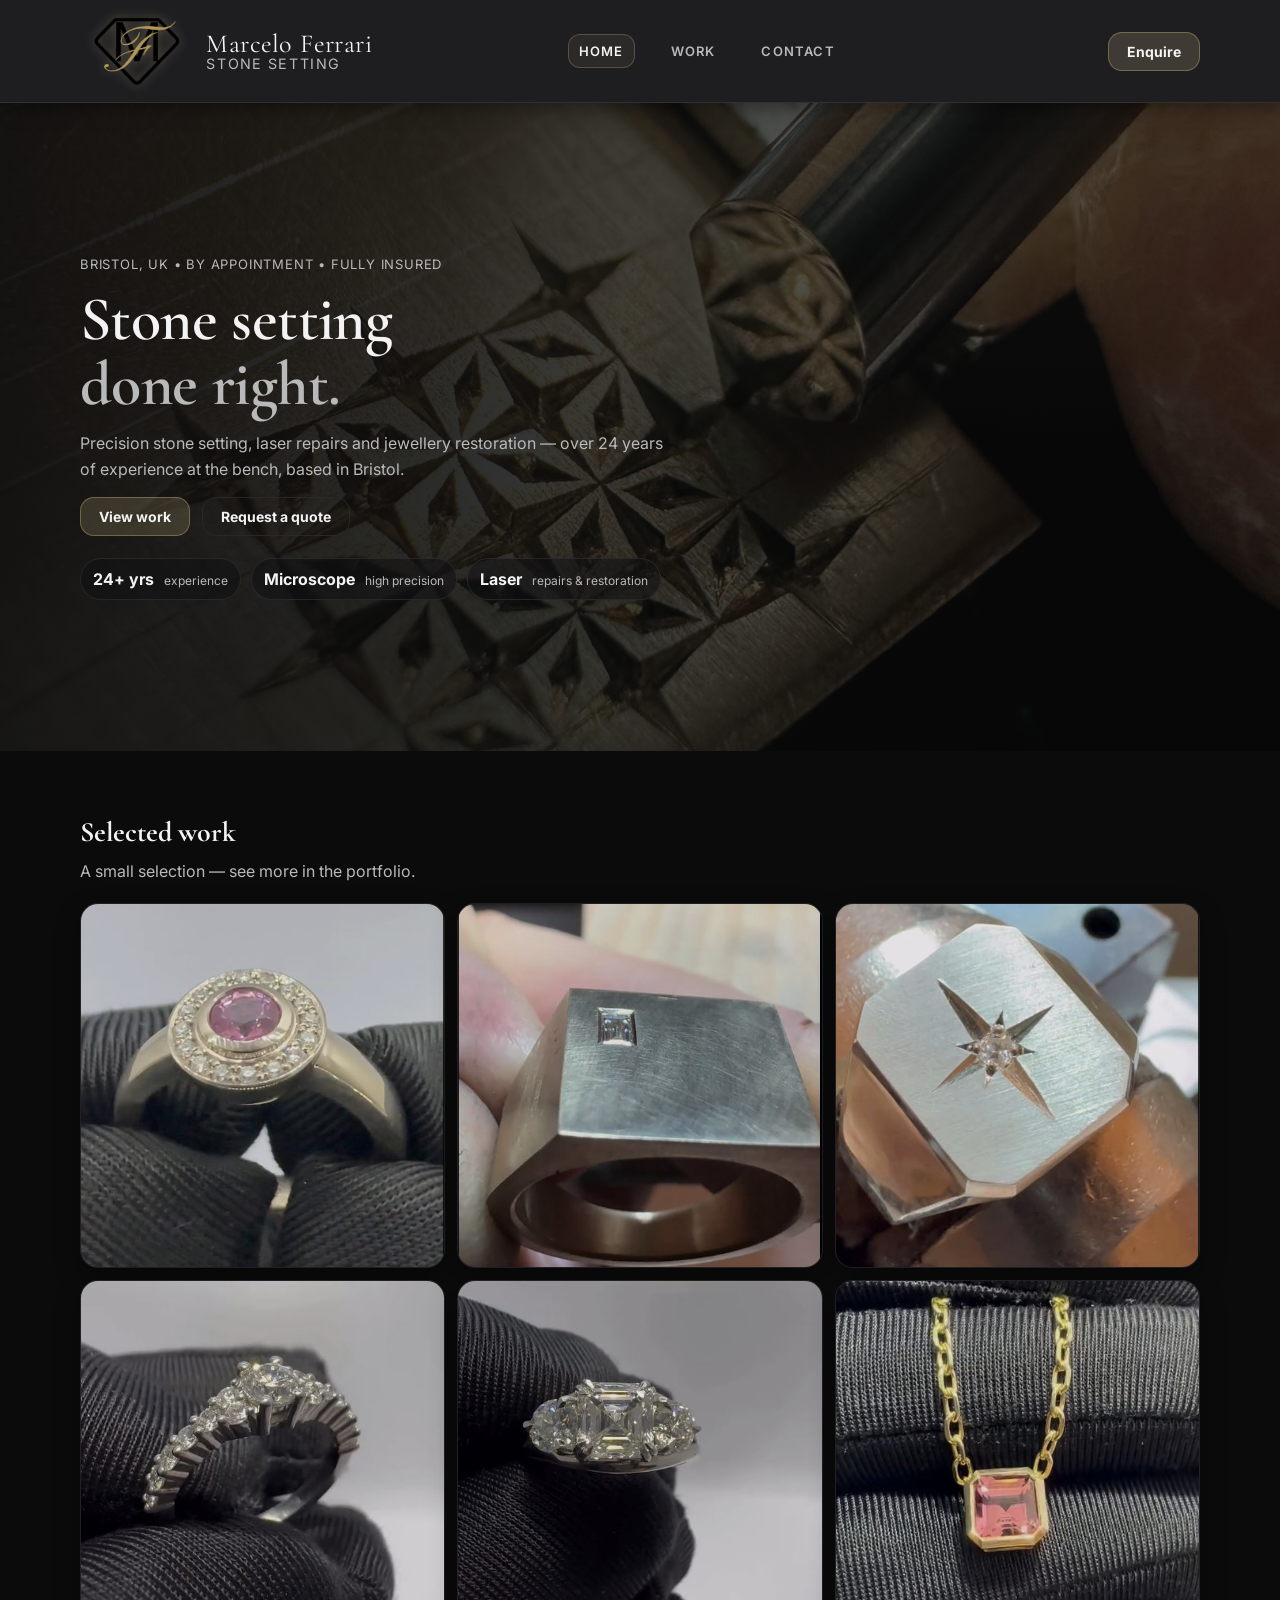
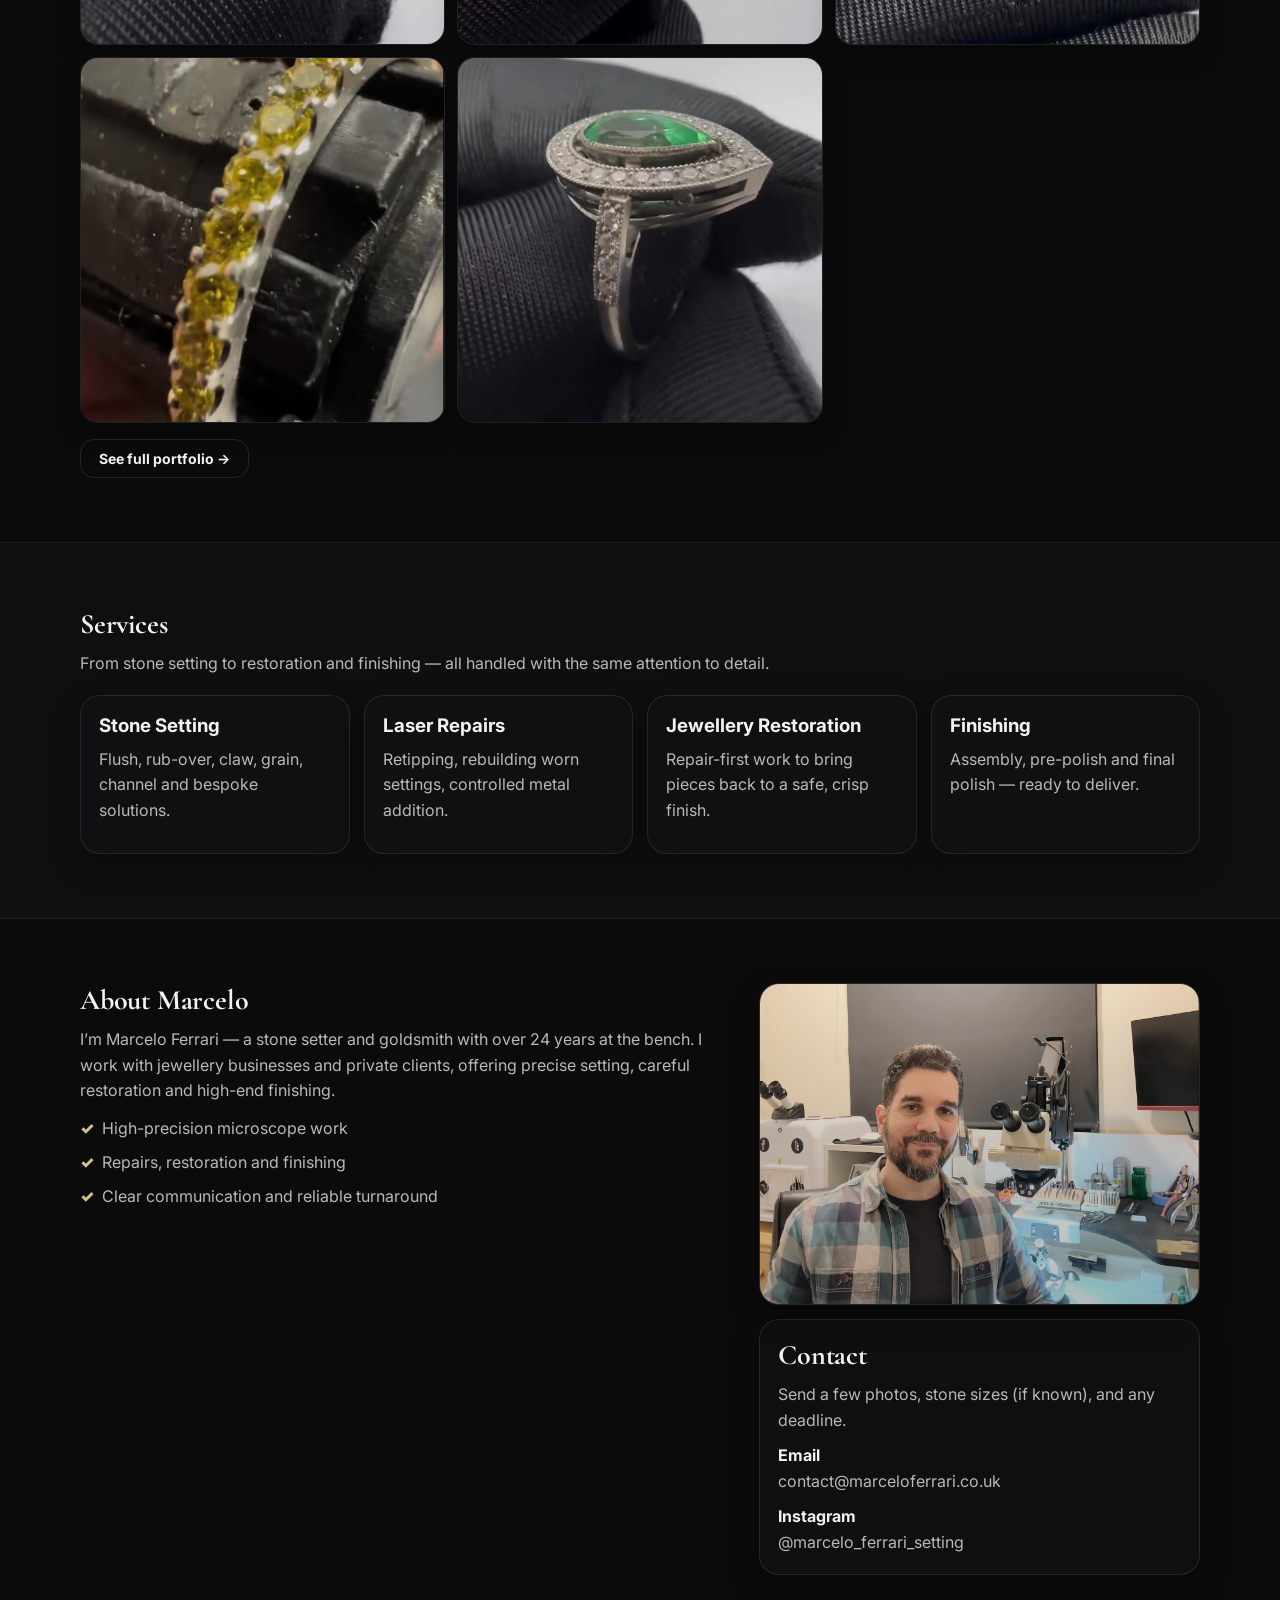
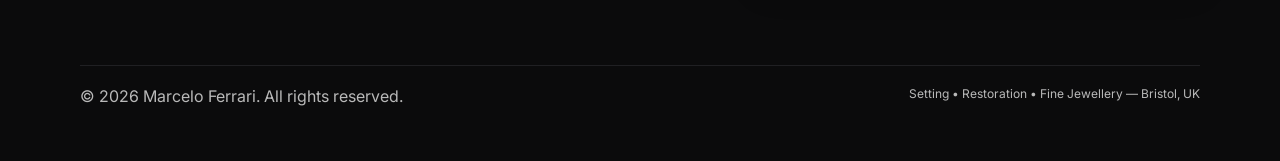
<file: index.html>
<!doctype html>
<html lang="en-GB">
<head>
  <meta charset="utf-8" />
  <meta name="viewport" content="width=device-width, initial-scale=1" />
  <title>Stone Setter & Jewellery Restoration in Bristol | Marcelo Ferrari</title>
  <meta name="description" content="Stone setter and jewellery restoration specialist in Bristol. Expert stone setting, laser jewellery repair and restoration services by Marcelo Ferrari." />
  <link rel="preconnect" href="https://fonts.googleapis.com">
  <link rel="preconnect" href="https://fonts.gstatic.com" crossorigin>
  <link href="https://fonts.googleapis.com/css2?family=Cormorant+Garamond:wght@400;500;600&family=Inter:wght@300;400;500;600&display=swap" rel="stylesheet">
  <link rel="stylesheet" href="css/styles.css" />
</head>

<body>
  <header class="site-header">
    <div class="container header-inner">
      <a href="index.html" class="brand">
        <img src="img/logo.png" class="logo" alt="Marcelo Ferrari">
        <div class="brand-text">
          <span class="brand-name">Marcelo Ferrari</span>
          <span class="brand-sub">Stone Setting</span>
        </div>
      </a>

      <nav class="nav" id="siteNav" aria-label="Primary">
        <a class="active" href="index.html">Home</a>
        <a href="portfolio.html">Work</a>
        <a href="contact.html">Contact</a>
      </nav>

      <div class="header-actions">
        <button class="btn btn-ghost menu-btn" id="menuBtn" type="button" aria-label="Open menu" aria-expanded="false">
          <span class="burger"><span></span></span>
          Menu
        </button>
        <a class="btn btn-primary" href="contact.html">Enquire</a>
      </div>
    </div>
  </header>

  <main>
    <section class="hero">
      <div class="container">
        <div class="hero-inner">
          <p class="eyebrow">Bristol, UK • By appointment • Fully insured</p>

          <h1>Stone setting<br><span style="color:var(--muted); font-weight:650;">done right.</span></h1>

          <p class="hero-lead">
            Precision stone setting, laser repairs and jewellery restoration —
            over 24 years of experience at the bench, based in Bristol.
          </p>

          <div class="hero-actions">
            <a class="btn btn-primary" href="portfolio.html">View work</a>
            <a class="btn btn-ghost" href="contact.html">Request a quote</a>
          </div>

          <div class="hero-meta">
            <div class="meta-chip"><strong>24+ yrs</strong><span>experience</span></div>
            <div class="meta-chip"><strong>Microscope</strong><span>high precision</span></div>
            <div class="meta-chip"><strong>Laser</strong><span>repairs & restoration</span></div>
          </div>
        </div>
      </div>
    </section>

    <section class="section">
      <div class="container">
        <div class="section-head">
          <h2>Selected work</h2>
          <p>A small selection — see more in the portfolio.</p>
        </div>

        <div class="work-grid">
          <a class="work-card" href="portfolio.html" aria-label="View portfolio">
            <div class="work-img"><img src="img/work-01a.jpg" alt="Work image 1" loading="lazy"></div>
          </a>
          <a class="work-card" href="portfolio.html" aria-label="View portfolio">
            <div class="work-img"><img src="img/work-02a.jpg" alt="Work image 2" loading="lazy"></div>
          </a>
          <a class="work-card" href="portfolio.html" aria-label="View portfolio">
            <div class="work-img"><img src="img/work-03a.jpg" alt="Work image 3" loading="lazy"></div>
          </a>
          <a class="work-card" href="portfolio.html" aria-label="View portfolio">
            <div class="work-img"><img src="img/work-04a.jpg" alt="Work image 4" loading="lazy"></div>
          </a>
          <a class="work-card" href="portfolio.html" aria-label="View portfolio">
            <div class="work-img"><img src="img/work-05a.jpg" alt="Work image 5" loading="lazy"></div>
          </a>
          <a class="work-card" href="portfolio.html" aria-label="View portfolio">
            <div class="work-img"><img src="img/work-06a.jpg" alt="Work image 6" loading="lazy"></div>
          </a>
          <a class="work-card" href="portfolio.html" aria-label="View portfolio">
            <div class="work-img"><img src="img/work-07a.jpg" alt="Work image 7" loading="lazy"></div>
          </a>
          <a class="work-card" href="portfolio.html" aria-label="View portfolio">
            <div class="work-img"><img src="img/work-08a.jpg" alt="Work image 8" loading="lazy"></div>
          </a>
        </div>

        <div style="margin-top:16px;">
          <a class="btn btn-ghost" href="portfolio.html">See full portfolio →</a>
        </div>
      </div>
    </section>

    <section class="section section-alt">
      <div class="container">
        <div class="section-head">
          <h2>Services</h2>
          <p>From stone setting to restoration and finishing — all handled with the same attention to detail.</p>
        </div>

        <div class="grid">
          <div class="card">
            <h3 style="margin:0 0 10px;">Stone Setting</h3>
            <p>Flush, rub-over, claw, grain, channel and bespoke solutions.</p>
          </div>
          <div class="card">
            <h3 style="margin:0 0 10px;">Laser Repairs</h3>
            <p>Retipping, rebuilding worn settings, controlled metal addition.</p>
          </div>
          <div class="card">
            <h3 style="margin:0 0 10px;">Jewellery Restoration</h3>
            <p>Repair-first work to bring pieces back to a safe, crisp finish.</p>
          </div>
          <div class="card">
            <h3 style="margin:0 0 10px;">Finishing</h3>
            <p>Assembly, pre-polish and final polish — ready to deliver.</p>
          </div>
        </div>
      </div>
    </section>

    <section class="section">
      <div class="container two-col">
        <div>
          <h2>About Marcelo</h2>
          <p>
            I’m Marcelo Ferrari — a stone setter and goldsmith with over 24 years at the bench.
            I work with jewellery businesses and private clients, offering precise setting, careful restoration and high-end finishing.
          </p>

          <ul class="ticks">
            <li>High-precision microscope work</li>
            <li>Repairs, restoration and finishing</li>
            <li>Clear communication and reliable turnaround</li>
          </ul>
        </div>

        <div>
          <div class="card about-photo">
            <img src="img/marcelo.jpg" alt="Marcelo Ferrari at the bench">
          </div>

          <div class="card" style="margin-top:14px;">
            <h2 style="margin-top:0;">Contact</h2>
            <p style="margin-bottom:10px;">Send a few photos, stone sizes (if known), and any deadline.</p>
            <p style="margin:0 0 10px;"><strong style="color:#f3f3f3;">Email</strong><br>
              <a href="mailto:contact@marceloferrari.co.uk">contact@marceloferrari.co.uk</a>
            </p>
            <p style="margin:0;"><strong style="color:#f3f3f3;">Instagram</strong><br>
              <a href="https://instagram.com/marcelo_ferrari_setting" target="_blank" rel="noreferrer">@marcelo_ferrari_setting</a>
            </p>
          </div>
        </div>
      </div>
    </section>
  </main>

  <footer class="site-footer">
    <div class="container footer-inner">
      <p>© <span id="year"></span> Marcelo Ferrari. All rights reserved.</p>
      <p class="small">Setting • Restoration • Fine Jewellery — Bristol, UK</p>
    </div>
  </footer>

  <script>
    document.getElementById("year").textContent = new Date().getFullYear();
  </script>

  <script>
    const menuBtn = document.getElementById("menuBtn");
    const nav = document.getElementById("siteNav");
    if(menuBtn && nav){
      menuBtn.addEventListener("click", ()=>{
        const open = nav.classList.toggle("open");
        menuBtn.setAttribute("aria-expanded", open ? "true" : "false");
      });

      document.addEventListener("click", (e)=>{
        if(!nav.classList.contains("open")) return;
        const clickedInside = nav.contains(e.target) || menuBtn.contains(e.target);
        if(!clickedInside){
          nav.classList.remove("open");
          menuBtn.setAttribute("aria-expanded","false");
        }
      });
    }
  </script>

  <script>
    const revealEls = document.querySelectorAll(".section, .hero, .site-footer");
    revealEls.forEach(el => el.classList.add("reveal"));

    const io = new IntersectionObserver((entries)=>{
      entries.forEach(entry=>{
        if(entry.isIntersecting){
          entry.target.classList.add("in-view");
          io.unobserve(entry.target);
        }
      });
    }, { threshold: 0.12 });

    revealEls.forEach(el => io.observe(el));
  </script>

  <button class="back-to-top" aria-label="Back to top">↑</button>

  <script>
    const btn = document.querySelector('.back-to-top');
    const toggleBtn = () => btn.classList.toggle('show', window.scrollY > 500);
    window.addEventListener('scroll', toggleBtn);
    toggleBtn();

    btn.addEventListener('click', () => window.scrollTo({ top: 0, behavior: 'smooth' }));
  </script>
</body>
</html>
</file>
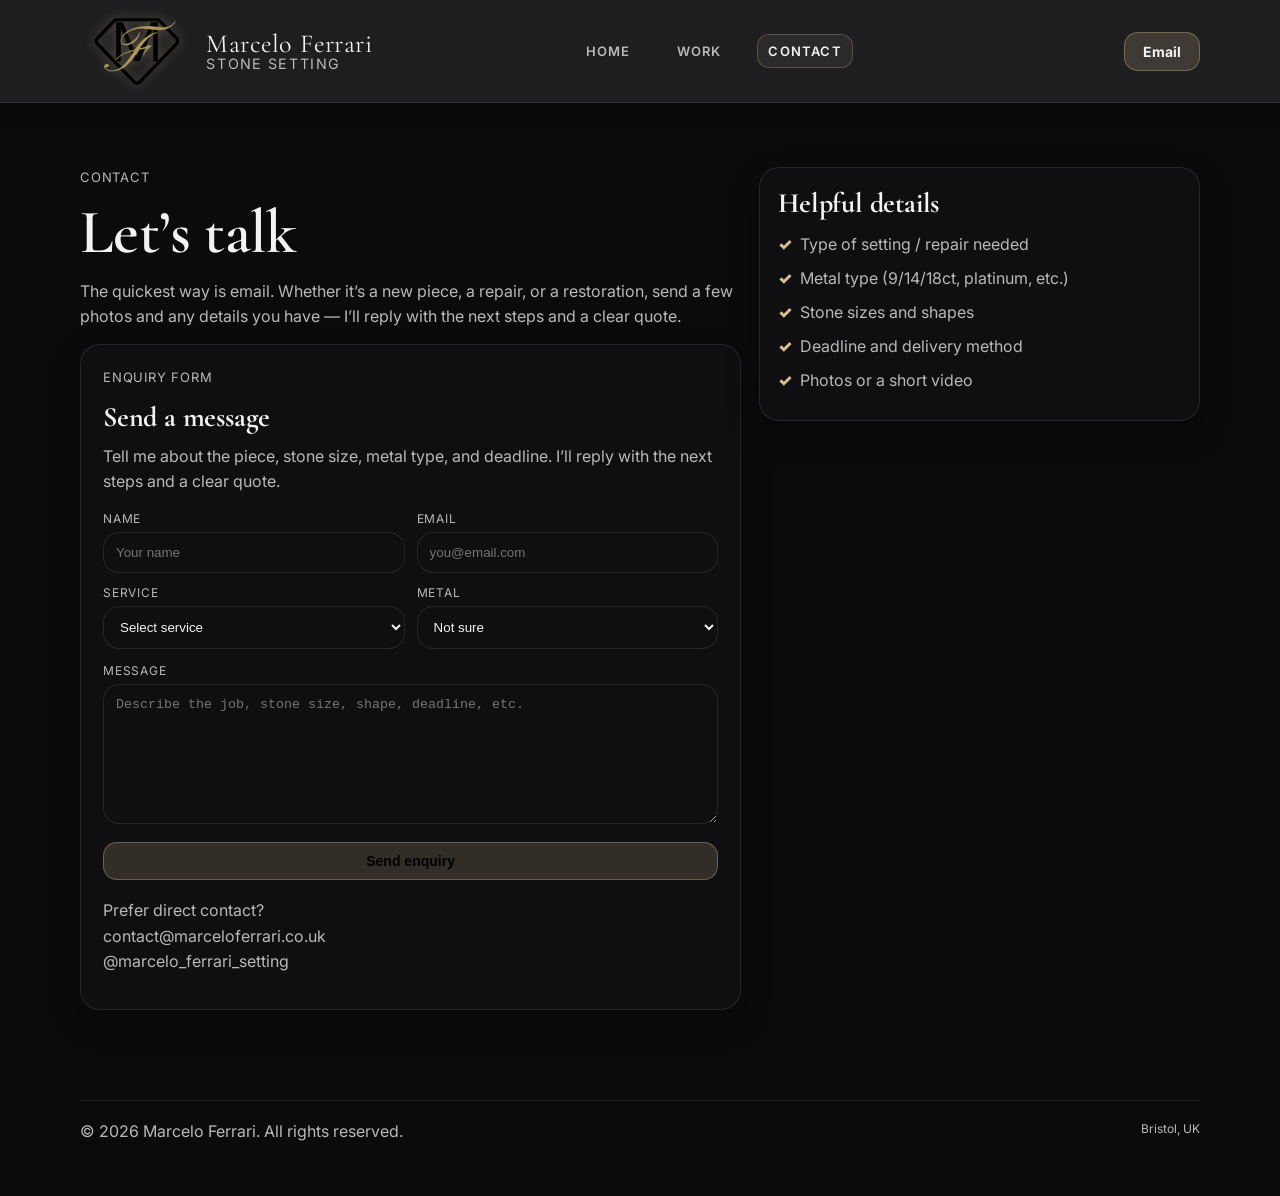
<file: contact.html>
<!doctype html>
<html lang="en-GB">
<head>
  <meta charset="utf-8" />
  <meta name="viewport" content="width=device-width, initial-scale=1" />
  <title>Contact | Marcelo Ferrari</title>
  <meta name="description" content="Contact Marcelo Ferrari for stone setting, laser repairs, restoration and finishing." />
  <link rel="preconnect" href="https://fonts.googleapis.com">
  <link rel="preconnect" href="https://fonts.gstatic.com" crossorigin>
  <link href="https://fonts.googleapis.com/css2?family=Cormorant+Garamond:wght@400;500;600&family=Inter:wght@300;400;500;600&display=swap" rel="stylesheet">
  <link rel="stylesheet" href="css/styles.css" />
</head>

<body>
  <header class="site-header">
    <div class="container header-inner">
      <a href="index.html" class="brand">
        <img src="img/logo.png" class="logo" alt="Marcelo Ferrari">
        <div class="brand-text">
          <span class="brand-name">Marcelo Ferrari</span>
          <span class="brand-sub">Stone Setting</span>
        </div>
      </a>

      <nav class="nav" id="siteNav" aria-label="Primary">
        <a href="index.html">Home</a>
        <a href="portfolio.html">Work</a>
        <a class="active" href="contact.html">Contact</a>
      </nav>

      <div class="header-actions">
        <button class="btn btn-ghost menu-btn" id="menuBtn" type="button" aria-label="Open menu" aria-expanded="false">
          <span class="burger"><span></span></span>
          Menu
        </button>
        <a class="btn btn-primary" href="mailto:contact@marceloferrari.co.uk">Email</a>
      </div>
    </div>
  </header>

  <main>
    <section class="section">
      <div class="container two-col">
        <div>
          <p class="eyebrow">Contact</p>
          <h1>Let’s talk</h1>
          <p>
            The quickest way is email. Whether it’s a new piece, a repair, or a restoration, send a few photos and any details you have —
            I’ll reply with the next steps and a clear quote.
          </p>

          <div class="card contact-card" style="margin-top:14px;">
            <p class="eyebrow">Enquiry form</p>
            <h2 style="margin:0 0 10px;">Send a message</h2>
            <p style="margin-bottom:16px;">
              Tell me about the piece, stone size, metal type, and deadline.
              I’ll reply with the next steps and a clear quote.
            </p>

            <form action="https://formspree.io/f/xpqyader" method="POST" class="contact-form">
              <input type="hidden" name="_subject" value="New enquiry from marceloferrari.co.uk">

              <div class="form-grid">
                <label class="field">
                  <span class="field-label">Name</span>
                  <input type="text" name="name" required placeholder="Your name">
                </label>

                <label class="field">
                  <span class="field-label">Email</span>
                  <input type="email" name="email" required placeholder="you@email.com">
                </label>

                <label class="field">
                  <span class="field-label">Service</span>
                  <select name="service">
                    <option selected disabled>Select service</option>
                    <option>Stone setting</option>
                    <option>Jewellery repair</option>
                    <option>Laser work</option>
                    <option>Polishing / finishing</option>
                    <option>Other</option>
                  </select>
                </label>

                <label class="field">
                  <span class="field-label">Metal</span>
                  <select name="metal">
                    <option selected>Not sure</option>
                    <option>9ct gold</option>
                    <option>14ct gold</option>
                    <option>18ct gold</option>
                    <option>Platinum</option>
                    <option>Silver</option>
                  </select>
                </label>
              </div>

              <label class="field">
                <span class="field-label">Message</span>
                <textarea name="message" rows="6" required placeholder="Describe the job, stone size, shape, deadline, etc."></textarea>
              </label>

              <button class="btn btn-primary" type="submit">
                Send enquiry
              </button>
            </form>

            <p style="margin-top:18px;">
              Prefer direct contact?<br>
              <a href="mailto:contact@marceloferrari.co.uk">contact@marceloferrari.co.uk</a><br>
              <a href="https://instagram.com/marcelo_ferrari_setting" target="_blank" rel="noreferrer">
                @marcelo_ferrari_setting
              </a>
            </p>
          </div>
        </div>

        <div class="card">
          <h2 style="margin-top:0;">Helpful details</h2>
          <ul class="ticks">
            <li>Type of setting / repair needed</li>
            <li>Metal type (9/14/18ct, platinum, etc.)</li>
            <li>Stone sizes and shapes</li>
            <li>Deadline and delivery method</li>
            <li>Photos or a short video</li>
          </ul>
        </div>
      </div>
    </section>
  </main>

  <footer class="site-footer">
    <div class="container footer-inner">
      <p>© <span id="year"></span> Marcelo Ferrari. All rights reserved.</p>
      <p class="small">Bristol, UK</p>
    </div>
  </footer>

  <script>
    document.getElementById("year").textContent = new Date().getFullYear();
  </script>

  <script>
    const menuBtn = document.getElementById("menuBtn");
    const nav = document.getElementById("siteNav");
    if(menuBtn && nav){
      menuBtn.addEventListener("click", ()=>{
        const open = nav.classList.toggle("open");
        menuBtn.setAttribute("aria-expanded", open ? "true" : "false");
      });

      document.addEventListener("click", (e)=>{
        if(!nav.classList.contains("open")) return;
        const clickedInside = nav.contains(e.target) || menuBtn.contains(e.target);
        if(!clickedInside){
          nav.classList.remove("open");
          menuBtn.setAttribute("aria-expanded","false");
        }
      });
    }
  </script>

  <script>
    const revealEls = document.querySelectorAll(".section, .hero, .site-footer");
    revealEls.forEach(el => el.classList.add("reveal"));

    const io = new IntersectionObserver((entries)=>{
      entries.forEach(entry=>{
        if(entry.isIntersecting){
          entry.target.classList.add("in-view");
          io.unobserve(entry.target);
        }
      });
    }, { threshold: 0.12 });

    revealEls.forEach(el => io.observe(el));
  </script>

  <button class="back-to-top" aria-label="Back to top">↑</button>

  <script>
    const btn = document.querySelector('.back-to-top');
    const toggleBtn = () => btn.classList.toggle('show', window.scrollY > 500);
    window.addEventListener('scroll', toggleBtn);
    toggleBtn();

    btn.addEventListener('click', () => window.scrollTo({ top: 0, behavior: 'smooth' }));
  </script>

  <script>
    const copyBtn = document.getElementById("copyEmail");

    if(copyBtn){
      const email = document.getElementById("emailText").textContent;

      copyBtn.addEventListener("click", async () => {
        try{
          await navigator.clipboard.writeText(email);
          copyBtn.textContent = "Copied ✓";

          setTimeout(() => {
            copyBtn.textContent = "Copy";
          }, 1200);

        } catch(e){
          alert("Copy failed. Please copy manually.");
        }
      });
    }
  </script>
</body>
</html>
</file>
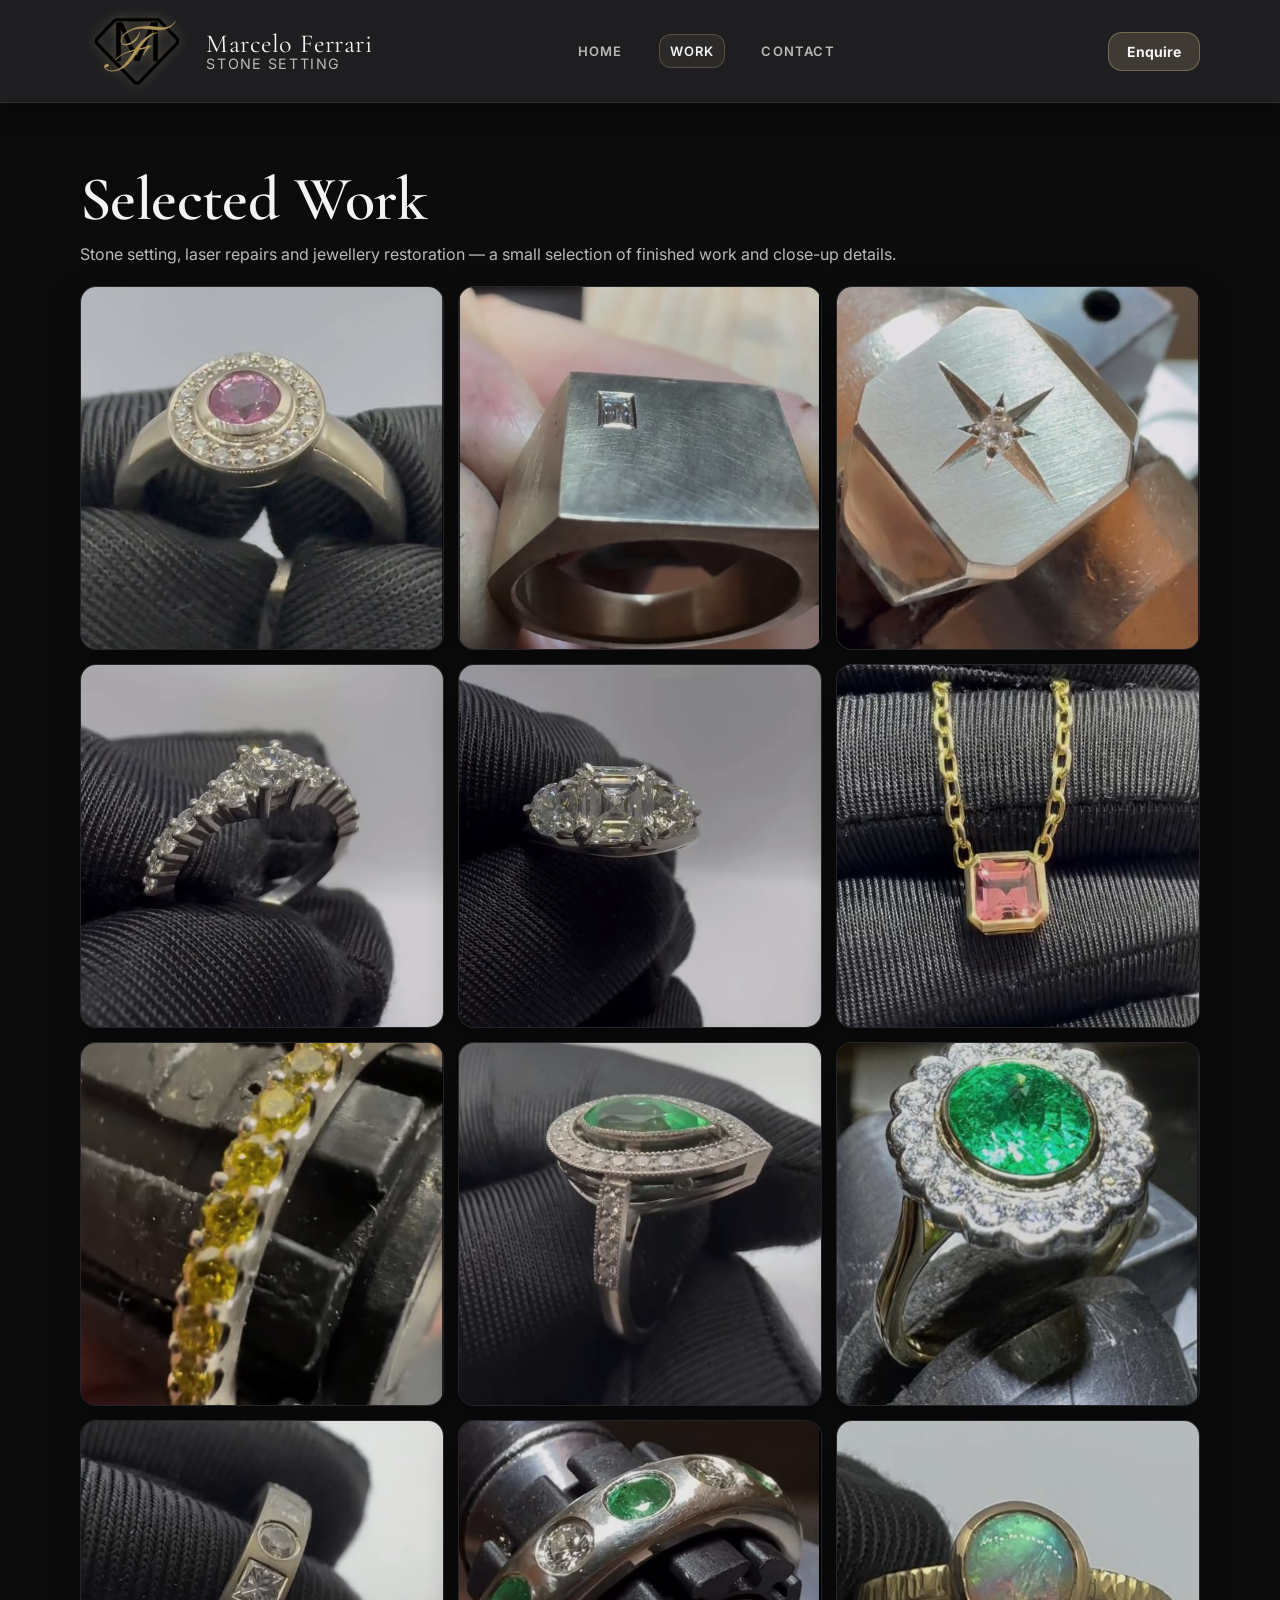
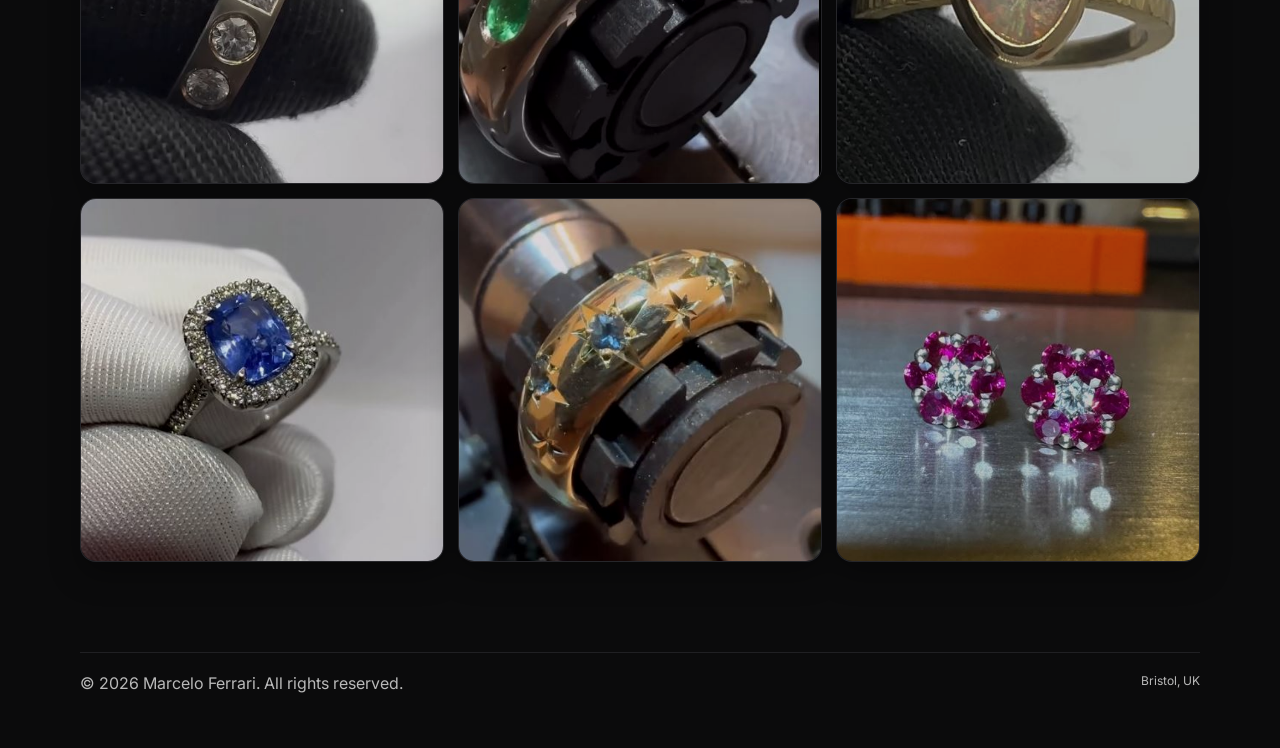
<file: portfolio.html>
<!doctype html>
<html lang="en-GB">
<head>
  <meta charset="utf-8" />
  <meta name="viewport" content="width=device-width, initial-scale=1" />
  <title>Selected Work | Marcelo Ferrari</title>
  <meta name="description" content="Selected stone setting, laser repair and jewellery restoration work by Marcelo Ferrari in Bristol, UK." />
  <link rel="preconnect" href="https://fonts.googleapis.com">
  <link rel="preconnect" href="https://fonts.gstatic.com" crossorigin>
  <link href="https://fonts.googleapis.com/css2?family=Cormorant+Garamond:wght@400;500;600&family=Inter:wght@300;400;500;600&display=swap" rel="stylesheet">
  <link rel="stylesheet" href="css/styles.css" />
</head>

<body>
  <header class="site-header">
    <div class="container header-inner">
      <a href="index.html" class="brand">
        <img src="img/logo.png" class="logo" alt="Marcelo Ferrari">
        <div class="brand-text">
          <span class="brand-name">Marcelo Ferrari</span>
          <span class="brand-sub">Stone Setting</span>
        </div>
      </a>

      <nav class="nav" id="siteNav" aria-label="Primary">
        <a href="index.html">Home</a>
        <a class="active" href="portfolio.html">Work</a>
        <a href="contact.html">Contact</a>
      </nav>

      <div class="header-actions">
        <button class="btn btn-ghost menu-btn" id="menuBtn" type="button" aria-label="Open menu" aria-expanded="false">
          <span class="burger"><span></span></span>
          Menu
        </button>
        <a class="btn btn-primary" href="contact.html">Enquire</a>
      </div>
    </div>
  </header>

  <main>
    <section class="section">
      <div class="container">
        <div class="section-head">
          <h1 style="margin:0 0 10px;">Selected Work</h1>
          <p>Stone setting, laser repairs and jewellery restoration — a small selection of finished work and close-up details.</p>
        </div>

        <div class="gallery">
          <a href="img/work-01a.jpg"><img src="img/work-01a.jpg" alt="Work 01" loading="lazy"></a>
          <a href="img/work-02a.jpg"><img src="img/work-02a.jpg" alt="Work 02" loading="lazy"></a>
          <a href="img/work-03a.jpg"><img src="img/work-03a.jpg" alt="Work 03" loading="lazy"></a>
          <a href="img/work-04a.jpg"><img src="img/work-04a.jpg" alt="Work 04" loading="lazy"></a>
          <a href="img/work-05a.jpg"><img src="img/work-05a.jpg" alt="Work 05" loading="lazy"></a>
          <a href="img/work-06a.jpg"><img src="img/work-06a.jpg" alt="Work 06" loading="lazy"></a>
          <a href="img/work-07a.jpg"><img src="img/work-07a.jpg" alt="Work 07" loading="lazy"></a>
          <a href="img/work-08a.jpg"><img src="img/work-08a.jpg" alt="Work 08" loading="lazy"></a>
          <a href="img/work-09a.jpg"><img src="img/work-09a.jpg" alt="Work 09" loading="lazy"></a>
          <a href="img/work-10a.jpg"><img src="img/work-10a.jpg" alt="Work 10" loading="lazy"></a>
          <a href="img/work-11a.jpg"><img src="img/work-11a.jpg" alt="Work 11" loading="lazy"></a>
          <a href="img/work-12a.jpg"><img src="img/work-12a.jpg" alt="Work 12" loading="lazy"></a>
          <a href="img/work-13a.jpg"><img src="img/work-13a.jpg" alt="Work 13" loading="lazy"></a>
          <a href="img/work-14a.jpg"><img src="img/work-14a.jpg" alt="Work 14" loading="lazy"></a>
          <a href="img/work-15a.jpg"><img src="img/work-15a.jpg" alt="Work 15" loading="lazy"></a>
        </div>
      </div>
    </section>
  </main>

  <footer class="site-footer">
    <div class="container footer-inner">
      <p>© <span id="year"></span> Marcelo Ferrari. All rights reserved.</p>
      <p class="small">Bristol, UK</p>
    </div>
  </footer>

  <script>
    document.getElementById("year").textContent = new Date().getFullYear();
  </script>

  <script>
    const menuBtn = document.getElementById("menuBtn");
    const nav = document.getElementById("siteNav");
    if(menuBtn && nav){
      menuBtn.addEventListener("click", ()=>{
        const open = nav.classList.toggle("open");
        menuBtn.setAttribute("aria-expanded", open ? "true" : "false");
      });

      document.addEventListener("click", (e)=>{
        if(!nav.classList.contains("open")) return;
        const clickedInside = nav.contains(e.target) || menuBtn.contains(e.target);
        if(!clickedInside){
          nav.classList.remove("open");
          menuBtn.setAttribute("aria-expanded","false");
        }
      });
    }
  </script>

  <script>
    document.querySelectorAll(".gallery a").forEach(link=>{
      link.addEventListener("click",function(e){
        e.preventDefault();

        const overlay=document.createElement("div");
        overlay.style.position="fixed";
        overlay.style.inset="0";
        overlay.style.background="rgba(0,0,0,.92)";
        overlay.style.display="flex";
        overlay.style.alignItems="center";
        overlay.style.justifyContent="center";
        overlay.style.zIndex="9999";
        overlay.style.opacity="0";
        overlay.style.transition="opacity .25s ease";

        const img=document.createElement("img");
        img.src=this.href;
        img.style.maxWidth="92%";
        img.style.maxHeight="92%";
        img.style.borderRadius="10px";
        img.style.boxShadow="0 20px 50px rgba(0,0,0,.7)";

        overlay.appendChild(img);
        document.body.appendChild(overlay);
        setTimeout(()=>overlay.style.opacity="1",10);

        overlay.addEventListener("click",()=>overlay.remove());

        document.addEventListener("keydown",function esc(ev){
          if(ev.key==="Escape"){
            overlay.remove();
            document.removeEventListener("keydown",esc);
          }
        });
      });
    });
  </script>

  <script>
    const revealEls = document.querySelectorAll(".section, .hero, .site-footer");
    revealEls.forEach(el => el.classList.add("reveal"));

    const io = new IntersectionObserver((entries)=>{
      entries.forEach(entry=>{
        if(entry.isIntersecting){
          entry.target.classList.add("in-view");
          io.unobserve(entry.target);
        }
      });
    }, { threshold: 0.12 });

    revealEls.forEach(el => io.observe(el));
  </script>

  <button class="back-to-top" aria-label="Back to top">↑</button>

  <script>
    const btn = document.querySelector('.back-to-top');
    const toggleBtn = () => btn.classList.toggle('show', window.scrollY > 500);
    window.addEventListener('scroll', toggleBtn);
    toggleBtn();

    btn.addEventListener('click', () => window.scrollTo({ top: 0, behavior: 'smooth' }));
  </script>
</body>
</html>
</file>
<file: css/styles.css>
:root {
  --bg: #0b0b0c;
  --panel: #121214;
  --text: #f3f3f3;
  --muted: #b9b9b9;
  --line: #2a2a2e;
  --accent: #d7c08a;
  --shadow: 0 12px 30px rgba(0, 0, 0, .35);

  /* Global image tone: less bright / less glossy */
  --img-brightness: .90;
  --img-contrast: 1.02;
  --img-sat: .90;
}

* {
  box-sizing: border-box;
}

html,
body {
  margin: 0;
  padding: 0;
}

body {
  font-family: "Inter", system-ui, -apple-system, Segoe UI, Roboto, Arial, sans-serif;
  background: var(--bg);
  color: var(--text);
}

a {
  color: inherit;
  text-decoration: none;
}

a:hover {
  text-decoration: underline;
  text-decoration-color: rgba(215, 192, 138, .7);
}

.container {
  width: min(1120px, 92vw);
  margin: 0 auto;
}

/* Header */
.site-header {
  position: sticky;
  top: 0;
  z-index: 50;
  backdrop-filter: blur(10px);
  background: rgba(35, 35, 38, .85);
  border-bottom: 1px solid rgba(255, 255, 255, .08);
  box-shadow: 0 4px 20px rgba(0, 0, 0, .4);
}

.header-inner {
  display: grid;
  grid-template-columns: auto 1fr auto;
  align-items: center;
  gap: 16px;
  padding: 6px 0;
}

.brand {
  display: flex;
  align-items: center;
  gap: 12px;
  text-decoration: none;
  height: 90px;
  min-width: 0;
  transform: scale(1.3);
  transform-origin: left center;
}

.logo {
  height: 100%;
  width: auto;
  display: block;
  filter: drop-shadow(0 0 4px rgba(215, 192, 138, .35));
}

.brand-text {
  display: flex;
  flex-direction: column;
  line-height: 1;
  min-width: 0;
}

.brand-name {
  font-family: "Cormorant Garamond", serif;
  font-size: 20px;
  letter-spacing: .5px;
  color: var(--text);
  white-space: nowrap;
}

.brand-sub {
  font-size: 11px;
  letter-spacing: 1.2px;
  text-transform: uppercase;
  color: var(--muted);
  white-space: nowrap;
}

.nav {
  display: flex;
  justify-content: center;
  gap: 26px;
  align-items: center;
}

.nav a {
  font-size: 13px;
  letter-spacing: 1.2px;
  font-weight: 600;
  text-transform: uppercase;
  color: var(--muted);
  padding: 8px 10px;
  border-radius: 12px;
}

.nav a:hover {
  background: rgba(215, 192, 138, .08);
  color: var(--text);
  text-decoration: none;
}

.nav a.active {
  color: var(--text);
  border: 1px solid rgba(215, 192, 138, .25);
  background: rgba(215, 192, 138, .08);
}

.header-actions {
  display: flex;
  gap: 10px;
  align-items: center;
  justify-content: flex-end;
  flex: 0 0 auto;
}

.btn {
  display: inline-flex;
  align-items: center;
  justify-content: center;
  padding: 10px 18px;
  border-radius: 14px;
  font-weight: 700;
  font-size: 14px;
  border: 1px solid transparent;
  transition: transform .08s ease, background .15s ease, border-color .15s ease;
}

.btn:active {
  transform: translateY(1px);
}

.btn-primary {
  background: rgba(215, 192, 138, .18);
  border: 1px solid rgba(215, 192, 138, .35);
}

.btn-primary:hover {
  background: rgba(215, 192, 138, .24);
  text-decoration: none;
}

.btn-ghost {
  background: transparent;
  border-color: rgba(42, 42, 46, .9);
  border: 1px solid rgba(42, 42, 46, .9);
}

.btn-ghost:hover {
  background: rgba(255, 255, 255, .03);
  text-decoration: none;
}

/* Mobile menu button */
.menu-btn {
  display: none;
  gap: 10px;
  align-items: center;
  padding: 10px 14px;
}

.menu-btn .burger {
  width: 16px;
  height: 12px;
  display: inline-block;
  position: relative;
}

.menu-btn .burger::before,
.menu-btn .burger::after,
.menu-btn .burger span {
  content: "";
  position: absolute;
  left: 0;
  right: 0;
  height: 2px;
  border-radius: 999px;
  background: rgba(243, 243, 243, .82);
}

.menu-btn .burger::before {
  top: 0;
}

.menu-btn .burger span {
  top: 5px;
}

.menu-btn .burger::after {
  bottom: 0;
}

/* Sections */
.section {
  padding: 56px 0;
}

.section-alt {
  background: rgba(255, 255, 255, .02);
  border-top: 1px solid rgba(42, 42, 46, .7);
  border-bottom: 1px solid rgba(42, 42, 46, .7);
}

/* Typography */
h1 {
  font-family: "Cormorant Garamond", Georgia, serif;
  font-size: clamp(34px, 5vw, 62px);
  line-height: 1.05;
  margin: 0 0 14px;
  letter-spacing: -0.6px;
  font-weight: 600;
}

h2 {
  font-family: "Cormorant Garamond", Georgia, serif;
  margin: 0 0 10px;
  font-size: 28px;
  letter-spacing: -0.2px;
}

p {
  color: var(--muted);
  line-height: 1.6;
  margin: 0 0 12px;
}

.eyebrow {
  color: var(--muted);
  font-size: 13px;
  letter-spacing: .8px;
  text-transform: uppercase;
  margin: 0 0 12px;
}

/* ===== Micro luxury polish ===== */
body {
  -webkit-font-smoothing: antialiased;
  -moz-osx-font-smoothing: grayscale;
}

h1,
h2 {
  text-wrap: balance;
}

.section {
  padding: 64px 0;
}

.card {
  border-radius: 22px;
  background: linear-gradient(180deg, rgba(18, 18, 20, .78), rgba(18, 18, 20, .62));
}

/* Gallery: a touch more “gallery-like” */
.gallery {
  gap: 20px;
}

.gallery a {
  border-radius: 18px;
  transition: transform .18s ease, border-color .18s ease, box-shadow .18s ease;
}

.gallery a:hover {
  box-shadow: 0 18px 60px rgba(0, 0, 0, .55);
}

.gallery img {
  width: 100%;
  height: 260px;
  object-fit: cover;
  display: block;
  transition: transform .25s ease, filter .25s ease;
}

/* Hero */
.hero {
  min-height: 72vh;
  display: flex;
  align-items: center;
  padding: 80px 0;
  position: relative;
  overflow: hidden;
  background:
    radial-gradient(1200px 700px at 20% 0%, rgba(215, 192, 138, .12), transparent 55%),
    radial-gradient(900px 500px at 85% 10%, rgba(215, 192, 138, .08), transparent 60%),
    var(--bg);
}

.hero::before {
  content: "";
  position: absolute;
  inset: 0;
  background-image: url("../img/hero.jpg");
  background-size: cover;
  background-position: center;
  opacity: .42;
  filter: brightness(.92) saturate(.92) contrast(1.05);
  animation: heroZoom 18s ease-in-out infinite alternate;
  transform-origin: center;
}

@keyframes heroZoom {
  from {
    transform: scale(1);
  }

  to {
    transform: scale(1.06);
  }
}

.hero::after {
  content: "";
  position: absolute;
  inset: 0;
  background: linear-gradient(to right,
      rgba(11, 11, 12, .85) 0%,
      rgba(11, 11, 12, .65) 35%,
      rgba(11, 11, 12, .35) 60%,
      rgba(11, 11, 12, .10) 100%);
}

.hero-inner {
  position: relative;
  z-index: 2;
  max-width: 70ch;
}

.hero-lead {
  font-size: 16px;
  max-width: 60ch;
}

.hero-actions {
  display: flex;
  gap: 12px;
  flex-wrap: wrap;
  margin-top: 14px;
}

.hero-meta {
  margin-top: 22px;
  display: flex;
  gap: 10px;
  flex-wrap: wrap;
}

.meta-chip {
  display: flex;
  gap: 10px;
  align-items: baseline;
  padding: 10px 12px;
  border-radius: 999px;
  border: 1px solid rgba(42, 42, 46, .9);
  background: rgba(18, 18, 20, .55);
}

.meta-chip strong {
  color: var(--text);
}

.meta-chip span {
  color: var(--muted);
  font-size: 12px;
}

/* Cards & grids */
.card {
  border: 1px solid rgba(42, 42, 46, .9);
  background: rgba(18, 18, 20, .7);
  border-radius: 20px;
  padding: 18px;
  box-shadow: var(--shadow);
}

.grid {
  display: grid;
  grid-template-columns: repeat(4, 1fr);
  gap: 14px;
}

.section-head {
  margin-bottom: 18px;
}

/* ===== Home: Selected work (refined tiles) ===== */
.work-grid {
  display: grid;
  grid-template-columns: repeat(3, 1fr);
  gap: 12px;
  margin-top: 16px;
}

.work-card {
  border-radius: 18px;
  overflow: hidden;
  border: 1px solid rgba(255, 255, 255, .08);
  background: rgba(18, 18, 20, .6);
  box-shadow: 0 10px 24px rgba(0, 0, 0, .35);
  display: block;
  transform: translateY(0);
  transition: transform .18s ease, border-color .18s ease, box-shadow .18s ease;
}

.work-card:hover {
  transform: translateY(-2px);
  border-color: rgba(215, 192, 138, .30);
  box-shadow: 0 14px 34px rgba(0, 0, 0, .42);
  text-decoration: none;
}

.work-img {
  aspect-ratio: 1 / 1;
  background: rgba(18, 18, 20, .65);
}

.work-img img {
  width: 100%;
  height: 100%;
  object-fit: cover;
  display: block;
  transform: scale(1);
  transition: transform .35s ease, filter .35s ease;
  filter:
    brightness(var(--img-brightness)) contrast(var(--img-contrast)) saturate(var(--img-sat));
}

.work-card:hover .work-img img {
  transform: scale(1.05);
  filter:
    brightness(calc(var(--img-brightness) + .05)) contrast(1.05) saturate(.98);
}

.work-cap {
  display: none;
}

/* Portfolio gallery */
.gallery {
  display: grid;
  grid-template-columns: repeat(3, 1fr);
  gap: 14px;
  margin-top: 18px;
}

.gallery a {
  border-radius: 16px;
  overflow: hidden;
  border: 1px solid rgba(42, 42, 46, .9);
  background: rgba(18, 18, 20, .7);
  box-shadow: var(--shadow);
  display: block;
  transform: translateY(0);
  transition: transform .12s ease, border-color .12s ease;
  cursor: zoom-in;
}

.gallery a:hover {
  transform: translateY(-2px);
  border-color: rgba(215, 192, 138, .35);
  text-decoration: none;
}

.gallery img {
  width: 100%;
  height: 220px;
  object-fit: cover;
  display: block;
  transition: transform .25s ease, filter .25s ease;
  filter:
    brightness(var(--img-brightness)) contrast(var(--img-contrast)) saturate(var(--img-sat));
}

.gallery a:hover img {
  transform: scale(1.03);
  filter:
    brightness(calc(var(--img-brightness) + .05)) contrast(1.05) saturate(.98);
}

/* Two column */
.two-col {
  display: grid;
  grid-template-columns: 1.2fr .8fr;
  gap: 18px;
  align-items: start;
}

/* Tick list */
.ticks {
  list-style: none;
  padding: 0;
  margin: 12px 0 0;
}

.ticks li {
  padding-left: 22px;
  margin: 10px 0;
  position: relative;
  color: var(--muted);
  line-height: 1.5;
}

.ticks li::before {
  content: "✓";
  position: absolute;
  left: 0;
  color: var(--accent);
  font-weight: 900;
}

/* About photo */
.about-photo {
  position: relative;
  padding: 0;
  overflow: hidden;
}

.about-photo img {
  width: 100%;
  height: 320px;
  object-fit: cover;
  display: block;
  filter: brightness(.92) contrast(1.03) saturate(.92);
}

.about-photo::after {
  content: "";
  position: absolute;
  inset: 0;
  background: linear-gradient(to top, rgba(11, 11, 12, .22), rgba(11, 11, 12, 0));
  pointer-events: none;
}

/* Footer */
.site-footer {
  padding: 26px 0 40px;
}

.footer-inner {
  display: flex;
  justify-content: space-between;
  gap: 14px;
  flex-wrap: wrap;
  border-top: 1px solid rgba(42, 42, 46, .7);
  padding-top: 18px;
}

.small {
  font-size: 12px;
  color: var(--muted);
}

/* Scroll reveal */
.reveal {
  opacity: 0;
  transform: translateY(14px);
  transition: opacity .6s ease, transform .6s ease;
  will-change: opacity, transform;
}

.reveal.in-view {
  opacity: 1;
  transform: translateY(0);
}

/* Responsive */
@media (max-width: 980px) {
  .grid {
    grid-template-columns: repeat(2, 1fr);
  }

  .work-grid {
    grid-template-columns: repeat(3, 1fr);
  }

  .two-col {
    grid-template-columns: 1fr;
  }

  .gallery {
    grid-template-columns: repeat(2, 1fr);
  }
}

/* Mobile */
@media (max-width: 520px) {
  .section {
    padding: 34px 0;
  }

  .header-inner {
    display: flex;
    align-items: center;
    justify-content: space-between;
    gap: 10px;
    min-width: 0;
  }

  .brand {
    transform: scale(1);
    gap: 10px;
    height: 74px;
    flex: 1 1 auto;
    min-width: 0;
  }

  .logo {
    height: 100%;
    width: auto;
    flex-shrink: 0;
  }

  .brand-text {
    min-width: 0;
  }

  .brand-name {
    font-size: 16px;
    white-space: nowrap;
    overflow: hidden;
    text-overflow: ellipsis;
  }

  .brand-sub {
    font-size: 10px;
    letter-spacing: 1px;
    white-space: nowrap;
  }

  .nav {
    display: none;
  }

  .menu-btn {
    display: inline-flex;
    padding: 10px 12px;
    flex: 0 0 auto;
  }

  .header-actions a.btn {
    display: none;
  }

  .nav.open {
    display: flex;
    position: fixed;
    left: 4vw;
    right: 4vw;
    top: 86px;
    z-index: 9999;
    flex-direction: column;
    gap: 10px;
    padding: 14px;
    border-radius: 18px;
    background: rgba(18, 18, 20, .96);
    border: 1px solid rgba(42, 42, 46, .9);
    box-shadow: 0 18px 50px rgba(0, 0, 0, .6);
  }

  .nav.open a {
    justify-content: flex-start;
    padding: 12px 12px;
  }

  .work-grid {
    grid-template-columns: repeat(2, 1fr);
    gap: 10px;
  }

  .work-cap {
    font-size: 12px;
    padding: 8px 10px 10px;
  }

  .gallery {
    display: grid;
    grid-template-columns: repeat(3, 1fr);
    gap: 18px;
  }

  .gallery img {
    width: 100%;
    aspect-ratio: 1 / 1;
    object-fit: cover;
    display: block;
  }

  .gallery a {
    display: block;
    border-radius: 16px;
    overflow: hidden;
  }

  .hero {
    padding: 64px 0;
    min-height: 64vh;
  }
}

/* Extra-small phones: keep it refined */
@media (max-width: 360px) {
  .work-grid {
    grid-template-columns: repeat(2, 1fr);
  }

  .gallery {
    grid-template-columns: 1fr;
  }

  .gallery img {
    height: 180px;
  }
}

.back-to-top {
  position: fixed;
  right: 18px;
  bottom: 18px;
  width: 44px;
  height: 44px;
  border-radius: 999px;
  border: 1px solid rgba(215, 192, 138, .35);
  background: rgba(18, 18, 20, .85);
  color: var(--text);
  box-shadow: var(--shadow);
  cursor: pointer;
  opacity: 0;
  transform: translateY(10px);
  pointer-events: none;
  transition: opacity .2s ease, transform .2s ease;
}

.back-to-top.show {
  opacity: 1;
  transform: translateY(0);
  pointer-events: auto;
}

.back-to-top:hover {
  background: rgba(215, 192, 138, .14);
}

.copy-row {
  display: flex;
  align-items: center;
  gap: 14px;
  flex-wrap: wrap;
}

/* Copy email button improvement */
.copy-row .btn {
  border: 1px solid rgba(215, 192, 138, .45);
  background: rgba(215, 192, 138, .10);
  color: var(--text);
}

.copy-row .btn:hover {
  background: rgba(215, 192, 138, .22);
  border-color: rgba(215, 192, 138, .65);
}

/* ===== Premium Contact Form ===== */
.contact-card {
  padding: 22px;
}

.contact-top {
  display: flex;
  justify-content: space-between;
  gap: 18px;
  align-items: flex-start;
  margin-bottom: 16px;
}

.contact-direct {
  display: grid;
  gap: 10px;
  min-width: 260px;
  padding: 12px 14px;
  border-radius: 18px;
  border: 1px solid rgba(42, 42, 46, .9);
  background: rgba(18, 18, 20, .55);
}

.contact-direct-item .label {
  display: block;
  font-size: 12px;
  letter-spacing: .8px;
  text-transform: uppercase;
  color: var(--muted);
  margin-bottom: 4px;
}

.contact-direct-item .value {
  color: var(--text);
  text-decoration: none;
}

.contact-direct-item .value:hover {
  text-decoration: underline;
  text-decoration-color: rgba(215, 192, 138, .7);
}

/* form layout */
.contact-form {
  display: grid;
  gap: 14px;
  margin-top: 10px;
}

.form-grid {
  display: grid;
  grid-template-columns: 1fr 1fr;
  gap: 12px;
}

.field {
  display: block;
}

.field-label {
  display: block;
  font-size: 12px;
  letter-spacing: .8px;
  text-transform: uppercase;
  color: var(--muted);
  margin: 0 0 6px;
}

.field input,
.field select,
.field textarea {
  width: 100%;
  padding: 12px 12px;
  border-radius: 16px;
  border: 1px solid rgba(42, 42, 46, .9);
  background: rgba(18, 18, 20, .55);
  color: var(--text);
  outline: none;
  transition: border-color .15s ease, box-shadow .15s ease, background .15s ease;
}

.field textarea {
  resize: vertical;
  min-height: 140px;
}

.field input:focus,
.field select:focus,
.field textarea:focus {
  border-color: rgba(215, 192, 138, .55);
  box-shadow: 0 0 0 3px rgba(215, 192, 138, .12);
  background: rgba(18, 18, 20, .72);
}

.field-hint {
  display: block;
  margin-top: 8px;
  font-size: 12px;
  color: rgba(243, 243, 243, .68);
}

/* actions row */
.form-actions {
  display: flex;
  gap: 14px;
  align-items: center;
  flex-wrap: wrap;
  padding-top: 2px;
}

/* hide honeypot */
.hp {
  display: none !important;
}

@media (max-width: 980px) {
  .contact-top {
    flex-direction: column;
  }

  .contact-direct {
    width: 100%;
    min-width: unset;
  }
}

@media (max-width: 600px) {
  .form-grid {
    grid-template-columns: 1fr;
  }
}

/* ===== Force Work gallery to be square (1:1) ===== */
.gallery img {
  width: 100% !important;
  height: auto !important;
  aspect-ratio: 1 / 1 !important;
  object-fit: cover !important;
  display: block;
}
</file>
